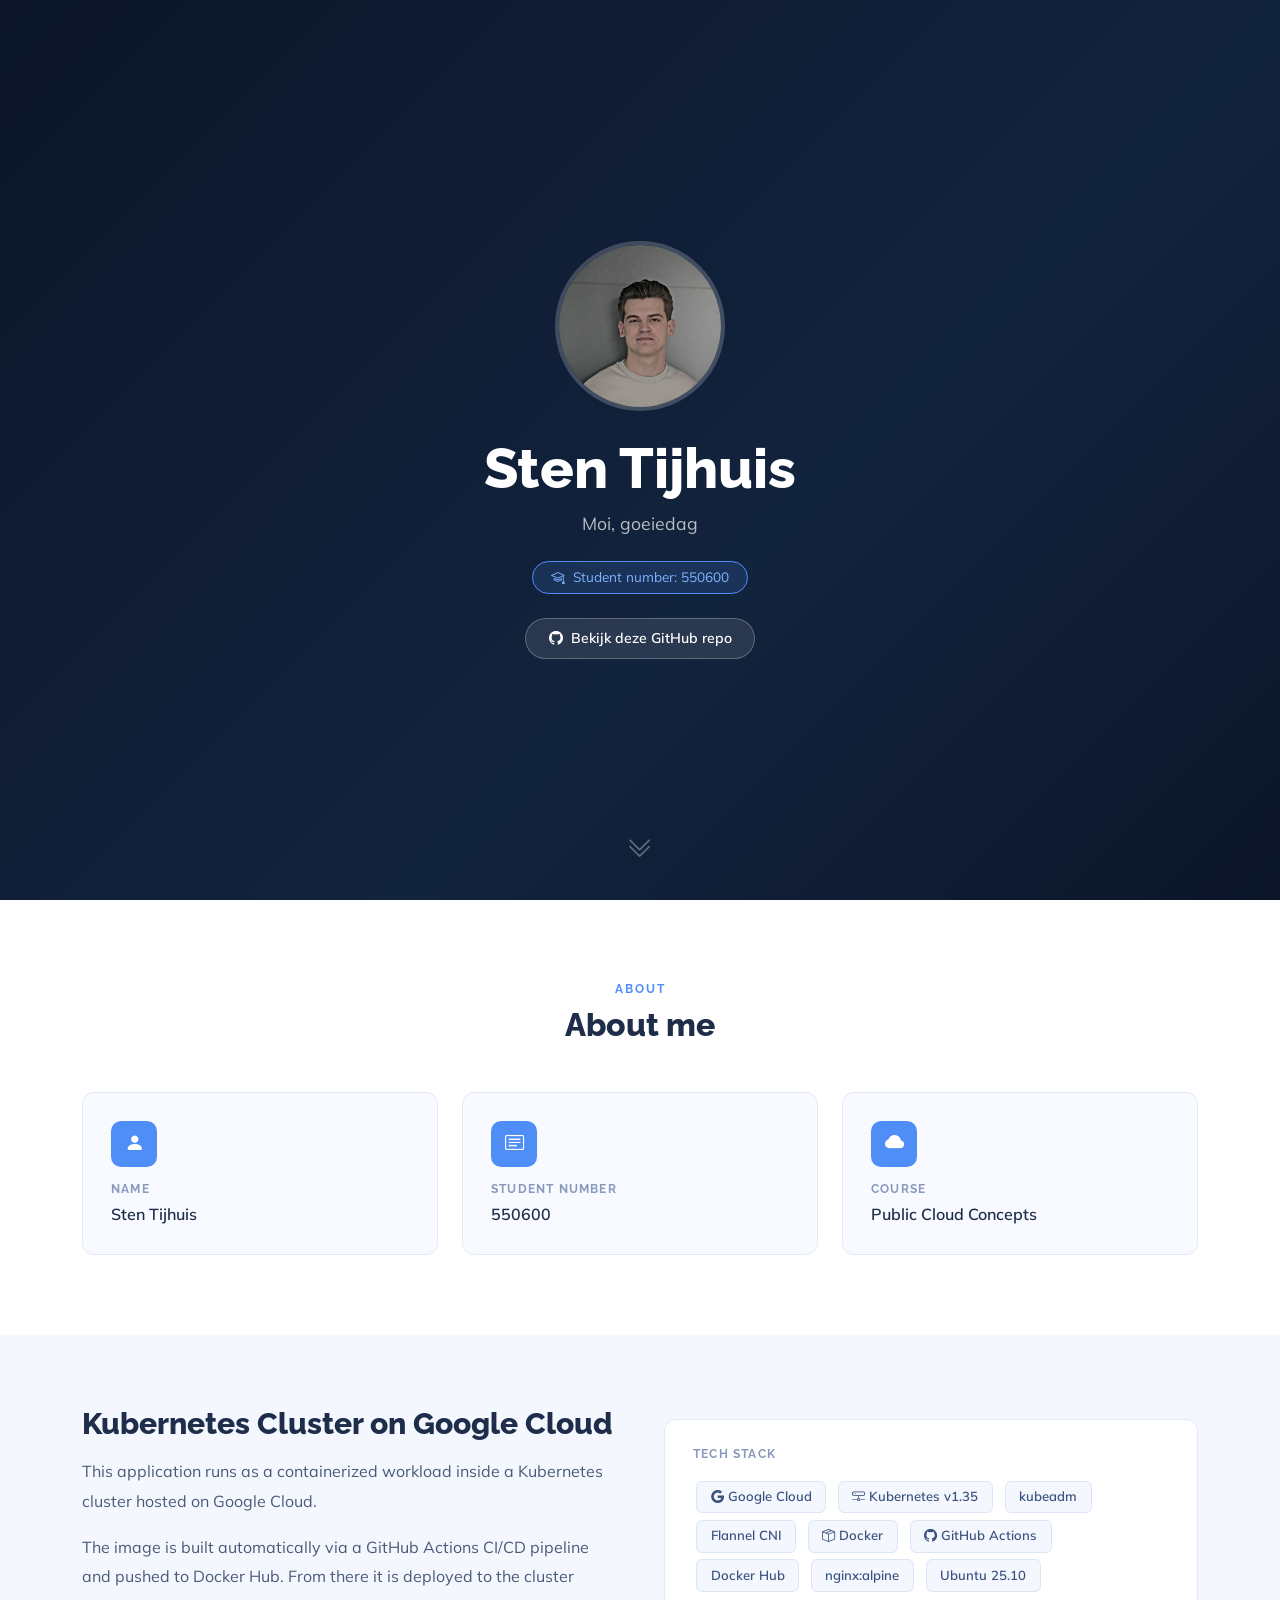
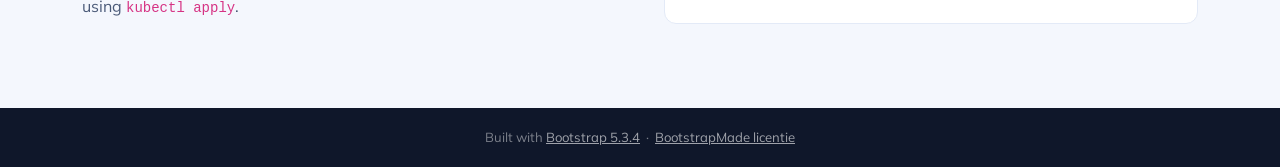
<file: Week 1/Bestanden/static-site/index.html>
<!DOCTYPE html>
<html lang="en">

<head>
  <meta charset="utf-8">
  <meta content="width=device-width, initial-scale=1.0" name="viewport">
  <title>Sten Tijhuis — Public Cloud Concepts</title>


  <link href="https://fonts.googleapis.com" rel="preconnect">
  <link href="https://fonts.gstatic.com" rel="preconnect" crossorigin>
  <link href="https://fonts.googleapis.com/css2?family=Raleway:wght@300;400;600;700;800&family=Mulish:wght@300;400;500;600&display=swap" rel="stylesheet">

  <link href="assets/vendor/bootstrap/css/bootstrap.min.css" rel="stylesheet">
  <link href="assets/vendor/bootstrap-icons/bootstrap-icons.min.css" rel="stylesheet">
  <link href="assets/vendor/aos/aos.css" rel="stylesheet">

  <style>:root{--accent:#4f8ef7;--dark:#0f172a}.hero{min-height:100vh;background:linear-gradient(135deg,#0f172a 0,#1e3a5f 60%,#0f172a 100%);display:flex;align-items:center;justify-content:center;text-align:center;position:relative}.hero::before{content:"";position:absolute;inset:0;background:rgba(10,20,40,.6)}.hero-content{position:relative;z-index:2;color:#fff;padding:2rem}.hero-avatar{width:140px;height:140px;border-radius:50%;background:var(--accent);display:flex;align-items:center;justify-content:center;font-family:Raleway,sans-serif;font-size:2.8rem;font-weight:700;color:#fff;margin:0 auto 1.5rem;border:4px solid rgba(255,255,255,.2)}.hero h1{font-family:Raleway,sans-serif;font-size:clamp(2.2rem, 5vw, 3.5rem);font-weight:800;margin-bottom:.5rem}.hero .subtitle{font-family:Mulish,sans-serif;font-size:1.1rem;color:rgba(255,255,255,.7);margin-bottom:1.5rem}.hero .student-badge{display:inline-block;background:rgba(79,142,247,.15);border:1px solid var(--accent);color:#7eb3ff;font-family:Mulish,sans-serif;font-size:.85rem;padding:.35rem 1.1rem;border-radius:50px}.scroll-hint{position:absolute;bottom:2rem;left:50%;transform:translateX(-50%);color:rgba(255,255,255,.35);font-size:1.6rem;animation:bounce 2s infinite;text-decoration:none}@keyframes bounce{0%,100%{transform:translateX(-50%) translateY(0)}50%{transform:translateX(-50%) translateY(8px)}}.section-about{padding:80px 0;background:#fff}.info-card{background:#f8faff;border:1px solid #e3eaf7;border-radius:12px;padding:1.75rem;height:100%}.info-card .icon{width:46px;height:46px;background:var(--accent);border-radius:10px;display:flex;align-items:center;justify-content:center;color:#fff;font-size:1.2rem;margin-bottom:1rem}.info-card h5{font-family:Raleway,sans-serif;font-size:.72rem;font-weight:700;text-transform:uppercase;letter-spacing:1.2px;color:#89b;margin-bottom:.3rem}.info-card p{font-family:Mulish,sans-serif;font-size:1rem;font-weight:600;color:#1e2d4a;margin:0}.section-assignment{padding:70px 0;background:#f4f7fd}.section-label{font-family:Raleway,sans-serif;font-size:.75rem;font-weight:700;text-transform:uppercase;letter-spacing:2px;color:var(--accent);margin-bottom:.5rem}.section-assignment h2{font-family:Raleway,sans-serif;font-weight:800;font-size:1.9rem;color:#1e2d4a;margin-bottom:1rem}.section-assignment p{font-family:Mulish,sans-serif;color:#4a5a78;line-height:1.85}.tech-card{background:#fff;border:1px solid #e3eaf7;border-radius:12px;padding:1.75rem}.tech-card h6{font-family:Raleway,sans-serif;font-size:.72rem;font-weight:700;text-transform:uppercase;letter-spacing:1.2px;color:#89b;margin-bottom:1rem}.tech-badge{display:inline-block;background:#f4f7fd;border:1px solid #dde6f5;border-radius:6px;padding:.35rem .85rem;font-family:Mulish,sans-serif;font-size:.82rem;font-weight:600;color:#3a5280;margin:.2rem}footer{background:var(--dark);color:rgba(255,255,255,.45);text-align:center;padding:1.25rem;font-family:Mulish,sans-serif;font-size:.82rem}footer strong{color:rgba(255,255,255,.75)}</style>
</head>

<body>

  <!-- ── Hero ── -->
  <section class="hero">
    <div class="hero-content" data-aos="fade-up">

      <img src="assets/img/profile/me.avif"
           alt="Sten Tijhuis"
           style="width:170px; height:170px; border-radius:50%; object-fit:cover;
                  border:4px solid rgba(255,255,255,0.2); margin-bottom:1.5rem;
                  display:block; margin-left:auto; margin-right:auto;">

      <h1>Sten Tijhuis</h1>
      <p class="subtitle">Moi, goeiedag</p>
      <span class="student-badge">
        <i class="bi bi-mortarboard me-1"></i> Student number: 550600
      </span>
      <div style="margin-top:1.5rem;">
        <a href="https://github.com/Stensel8/public-cloud-concepts" target="_blank" rel="noopener"
           style="display:inline-flex;align-items:center;gap:.5rem;background:rgba(255,255,255,.1);border:1px solid rgba(255,255,255,.25);color:#fff;font-family:Mulish,sans-serif;font-size:.88rem;font-weight:600;padding:.55rem 1.4rem;border-radius:50px;text-decoration:none;transition:background .2s;"
           onmouseover="this.style.background='rgba(255,255,255,.2)'" onmouseout="this.style.background='rgba(255,255,255,.1)'">
          <i class="bi bi-github"></i> Bekijk deze GitHub repo
        </a>
      </div>
    </div>
    <a href="#about" class="scroll-hint">
      <i class="bi bi-chevron-double-down"></i>
    </a>
  </section>

  <!-- ── About ── -->
  <section class="section-about" id="about">
    <div class="container">

      <div class="text-center mb-5" data-aos="fade-up">
        <p class="section-label">About</p>
        <h2 style="font-family:'Raleway',sans-serif; font-weight:800; font-size:2rem; color:#1e2d4a;">About me</h2>
      </div>

      <div class="row g-4 justify-content-center" data-aos="fade-up" data-aos-delay="100">
        <div class="col-md-4 col-sm-6">
          <div class="info-card">
            <div class="icon"><i class="bi bi-person-fill"></i></div>
            <h5>Name</h5>
            <p>Sten Tijhuis</p>
          </div>
        </div>
        <div class="col-md-4 col-sm-6">
          <div class="info-card">
            <div class="icon"><i class="bi bi-card-text"></i></div>
            <h5>Student number</h5>
            <p>550600</p>
          </div>
        </div>
        <div class="col-md-4 col-sm-6">
          <div class="info-card">
            <div class="icon"><i class="bi bi-cloud-fill"></i></div>
            <h5>Course</h5>
            <p>Public Cloud Concepts</p>
          </div>
        </div>
      </div>

    </div>
  </section>

  <!-- ── Assignment ── -->
  <section class="section-assignment" id="assignment">
    <div class="container">
      <div class="row align-items-center g-5">

        <div class="col-lg-6" data-aos="fade-right">
          <h2>Kubernetes Cluster on Google Cloud</h2>
          <p>
            This application runs as a containerized workload inside a
            Kubernetes cluster hosted on Google Cloud.
          </p>
          <p>
            The image is built automatically via a GitHub Actions CI/CD pipeline
            and pushed to Docker Hub. From there it is deployed to the cluster
            using <code>kubectl apply</code>.
          </p>
        </div>

        <div class="col-lg-6" data-aos="fade-left">
          <div class="tech-card">
            <h6>Tech Stack</h6>
            <span class="tech-badge"><i class="bi bi-google me-1"></i>Google Cloud</span>
            <span class="tech-badge"><i class="bi bi-hdd-network me-1"></i>Kubernetes v1.35</span>
            <span class="tech-badge">kubeadm</span>
            <span class="tech-badge">Flannel CNI</span>
            <span class="tech-badge"><i class="bi bi-box-seam me-1"></i>Docker</span>
            <span class="tech-badge"><i class="bi bi-github me-1"></i>GitHub Actions</span>
            <span class="tech-badge">Docker Hub</span>
            <span class="tech-badge">nginx:alpine</span>
            <span class="tech-badge">Ubuntu 25.10</span>
          </div>
        </div>

      </div>
    </div>
  </section>

  <!-- ── Footer ── -->
  <footer>
    Built with <a href="https://getbootstrap.com/" target="_blank" rel="noopener" style="color:rgba(255,255,255,.6);">Bootstrap 5.3.4</a>
    &nbsp;·&nbsp;
    <a href="https://bootstrapmade.com/license/" target="_blank" rel="noopener" style="color:rgba(255,255,255,.6);">BootstrapMade licentie</a>
  </footer>

  <script src="assets/vendor/bootstrap/js/bootstrap.bundle.min.js"></script>
  <script src="assets/vendor/aos/aos.js"></script>
  <script>AOS.init({ duration: 600, easing: 'ease-in-out', once: true });</script>

</body>
</html>
</file>
